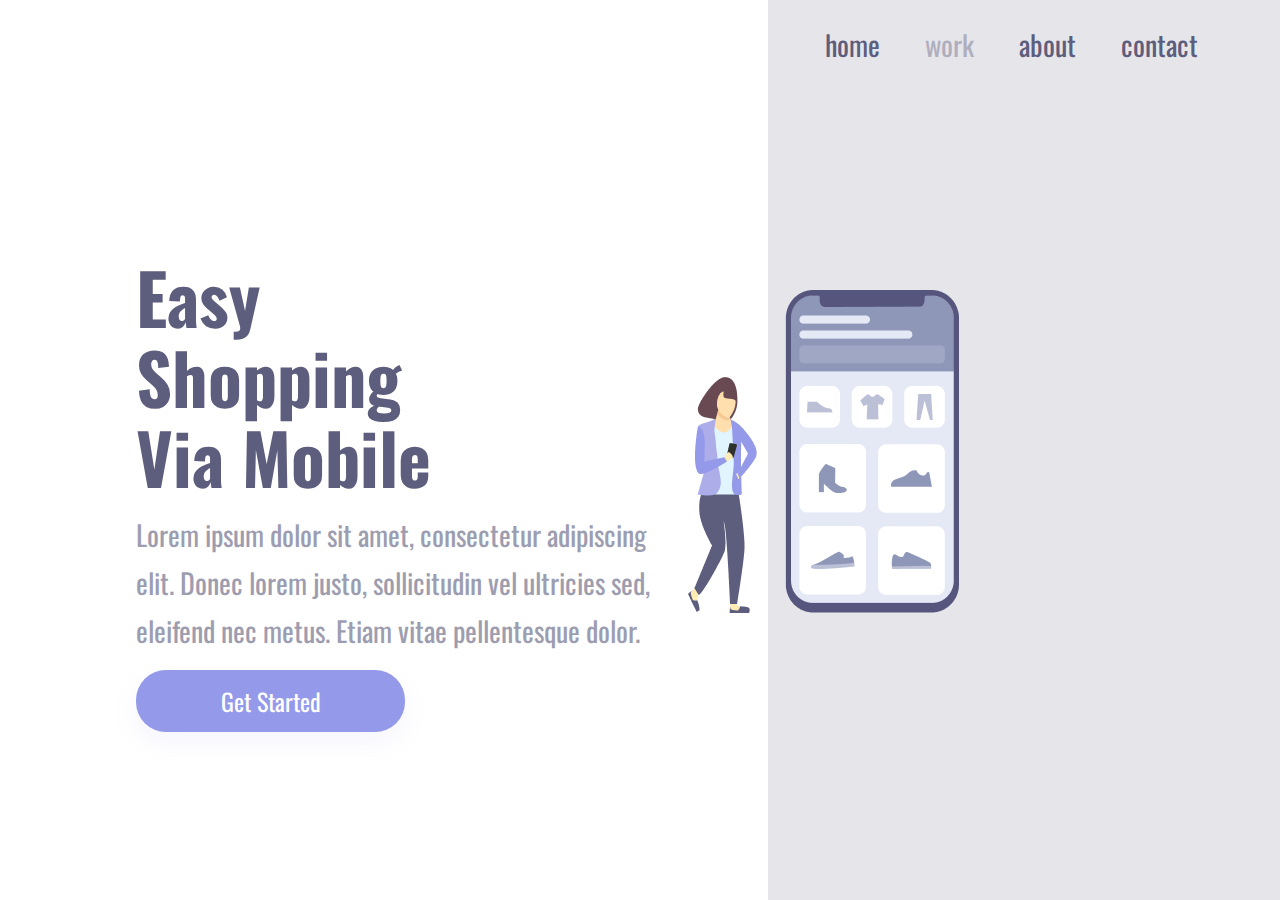
<file: index.html>
<!DOCTYPE html>
<html lang="en">
<head>
    <meta charset="UTF-8">
    <meta http-equiv="X-UA-Compatible" content="IE=edge">
    <meta name="viewport" content="width=device-width, initial-scale=1.0">
    <link rel="stylesheet" href="./index.css">
    <link rel="preconnect" href="https://fonts.googleapis.com">
<link rel="preconnect" href="https://fonts.gstatic.com" crossorigin>
<link href="https://fonts.googleapis.com/css2?family=Oswald&display=swap" rel="stylesheet">
    <title>Desafio</title>
</head>
<body>
    <div class="container">
    <section class="container-left">
        <h1>Easy Shopping Via Mobile</h1>
        <p>Lorem ipsum dolor sit amet, consectetur  adipiscing 
         elit. Donec lorem justo, sollicitudin vel ultricies sed, 
         eleifend nec metus. Etiam vitae pellentesque dolor. </p>
        <button>Get Started</button>
    </section>
    <section class="container-right">
<header>
<a>home</a>
<a>work</a>
<a>about</a>
<a>contact</a>

</header>
<img alt="girl cellphone" src="./girl cell fone.png">



    </section>
</div>
</body>
</html>
</file>
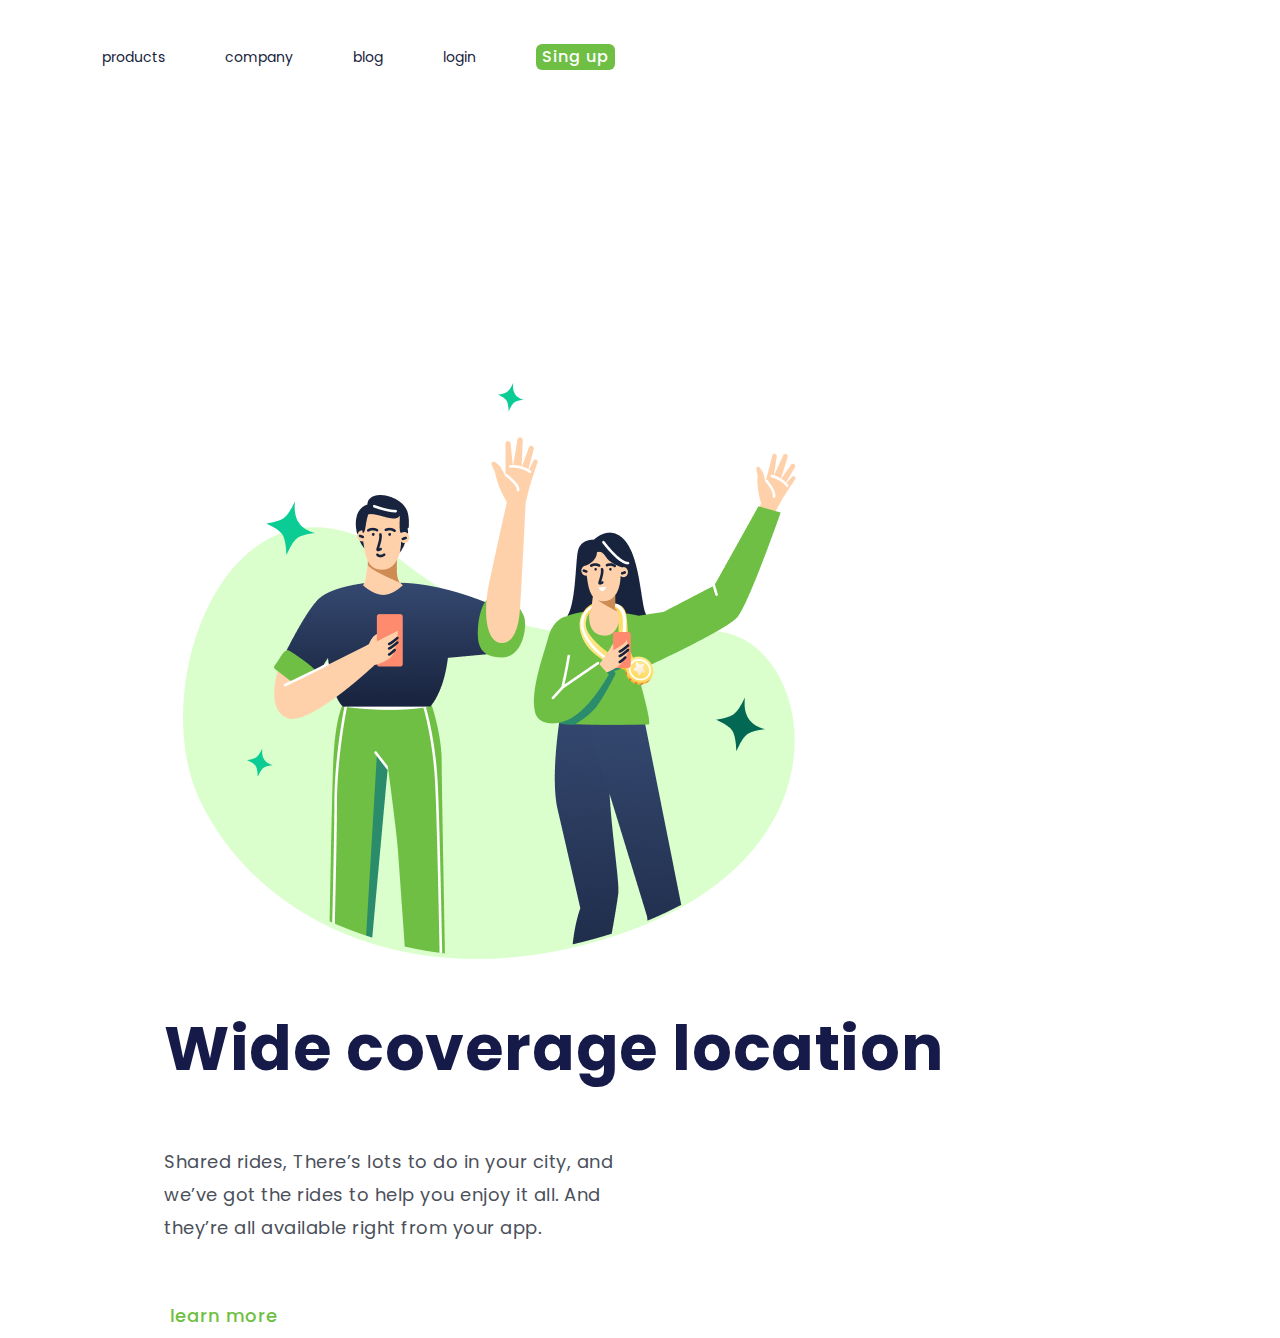
<file: site.html>
<!DOCTYPE html>
<html lang="pt-br">

<head>
    <meta charset="UTF-8">
    <meta http-equiv="X-UA-Compatible" content="IE=edge">
    <meta name="viewport" content="width=device-width, initial-scale=1.0">
    <link rel="stylesheet" href="./site.css">
    <link rel="preconnect" href="https://fonts.googleapis.com">
    <link rel="preconnect" href="https://fonts.gstatic.com" crossorigin>
    <link href="https://fonts.googleapis.com/css2?family=Poppins:ital,wght@0,500;1,400;1,700&display=swap"
        rel="stylesheet">
    <title>Wide coverage location</title>
</head>

<body>
    <header>
        <a class="link-header">products</a>
        <a class="link-header">company</a>
        <a class="link-header">blog</a>
        <a class="link-header">login</a>
        <button class="button-header">Sing up</button>
    </header>
    <main>
        <img src="./img-logo.png" alt="img-logo" class="img-logo">
      <section>
        <H1>Wide coverage location</H1>
        <p>Shared rides, There’s lots to do in your city, and we’ve got the rides to help you enjoy it all. And they’re
            all available right from your app.</p>
        <button class="button-main">learn more </button>
      </section>

    </main>

</body>

</html>
</file>
<file: index.css>
* {
    margin: 0;
    padding: 0;
    box-sizing: border-box;
    font-family: 'Oswald', sans-serif;
}

.wrapper {
    height: 99vw;
    width: 100vw;
}

.container-left {
    display: inline-block;
    width: 60%;
    margin-top: 20%;
    padding-left: 136px;

}

.container-right {
    display: inline-block;
    background-color: rgba(93, 93, 125, 0.16);
    height: 100vh;
    width: 40%;
    position: absolute;
}

img {
    position: relative;
    top: 25%;
    right: 80px;
}

h1 {
    font-size: 70px;
    line-height: 80px;
    color: #5D5D7D;
    width: 368px;
}

p {
    font-size: 28px;
    line-height: 48px;
    color: #5D5D7D;
    mix-blend-mode: normal;
    opacity: 0.6;
    margin: 15px 0;
    width: 540px;
}

button {
    
    width: 269px;
    height: 62px;
    background: #9499EA;
    box-shadow: 0px 10px 24px rgba(148, 153, 234, 0.0979959);
    border: none;
    border-radius: 30px;
    font-weight: 400;
    font-size: 24px;
    line-height: 36px;
    text-align: center;
    cursor: pointer;
    color: #FFFFFF;
}

button:hover {
    opacity: .8;
}

button:active {
    opacity: .5;
}

a {
    font-size: 28px;
    line-height: 41px;
    color: #5D5D7D;
    margin-right: 41px;
    cursor: pointer;
}
a:nth-child(2){
    opacity: 0.4;
}
a:hover{opacity: 0.4;}
a:active{opacity: 0.8;}
header{
    margin: 24px 0 0 57px;
}
@media screen and (max-width: 900px){
    .container-left {
width: 100%;
height: 50%;
padding: 0;
margin: 0;

    }
    .container-right{
display: block;
height: auto;
width: 100%;
position: static;
padding: 40px;
    }
img {position: static;
max-width: 90%;}

header{display: none;
}

h1{
font-size: 36px;
line-height: 52px;
width: auto;
margin: 50px 50px 0 50px;
text-align: center;
}
p{margin: 15px 40px;
width: auto;
text-align: center;
font-size: 14px;
line-height: 24px;}

button{
margin: 0 auto;
display: block;

}



}
</file>
<file: site.css>
* {
    font-family: 'Poppins', sans-serif;
    margin-left: 20px;
}

.link-header {
    font-weight: 400;
    font-size: 14px;
    line-height: 21px;
    color: #17233D;
    cursor: pointer;
    margin-right: 36px;

}

.button-header {
    background: #6FBF44;
    border: 1px solid #4CB538;
    border-radius: 6px;
    border: none;
    font-weight: 500;
    font-size: 16px;
    line-height: 24px;
    letter-spacing: 1px;
    cursor: pointer;
    color: #FFFFFF;

}

img {
    margin: 163px 0 0 123px;
    display: inline-block;
}

header {
    margin: 44px 0 150px 42px;
}
section{
    display: inline-block;
    margin-left: 84px;
    
}


h1 {
    font-weight: 700;
    font-size: 62px;
    line-height: 82px;
    letter-spacing: 0.596154px;
    color: #161A49;
}

h2 {
    font-weight: 500;
    font-size: 18px;
    line-height: 27px;
    letter-spacing: 1px;
    color: #6FBF44;
}

p {
    font-weight: 400;
    font-size: 18px;
    line-height: 33px;
    letter-spacing: 0.5px;
    color: #4B505A;
    width: 493px;
    margin-top: 55px;
    margin-bottom: 57px;
}
h1{
    font-weight: 700;
    font-size: 62px;
    line-height: 82px;
    letter-spacing: 0.596154px;
    color: #161A49;
}
.button-main{
    font-weight: 500;
font-size: 18px;
line-height: 27px;
letter-spacing: 1px;
color: #6FBF44;
cursor: pointer;
background-color: transparent;
border: none;

}
</file>
